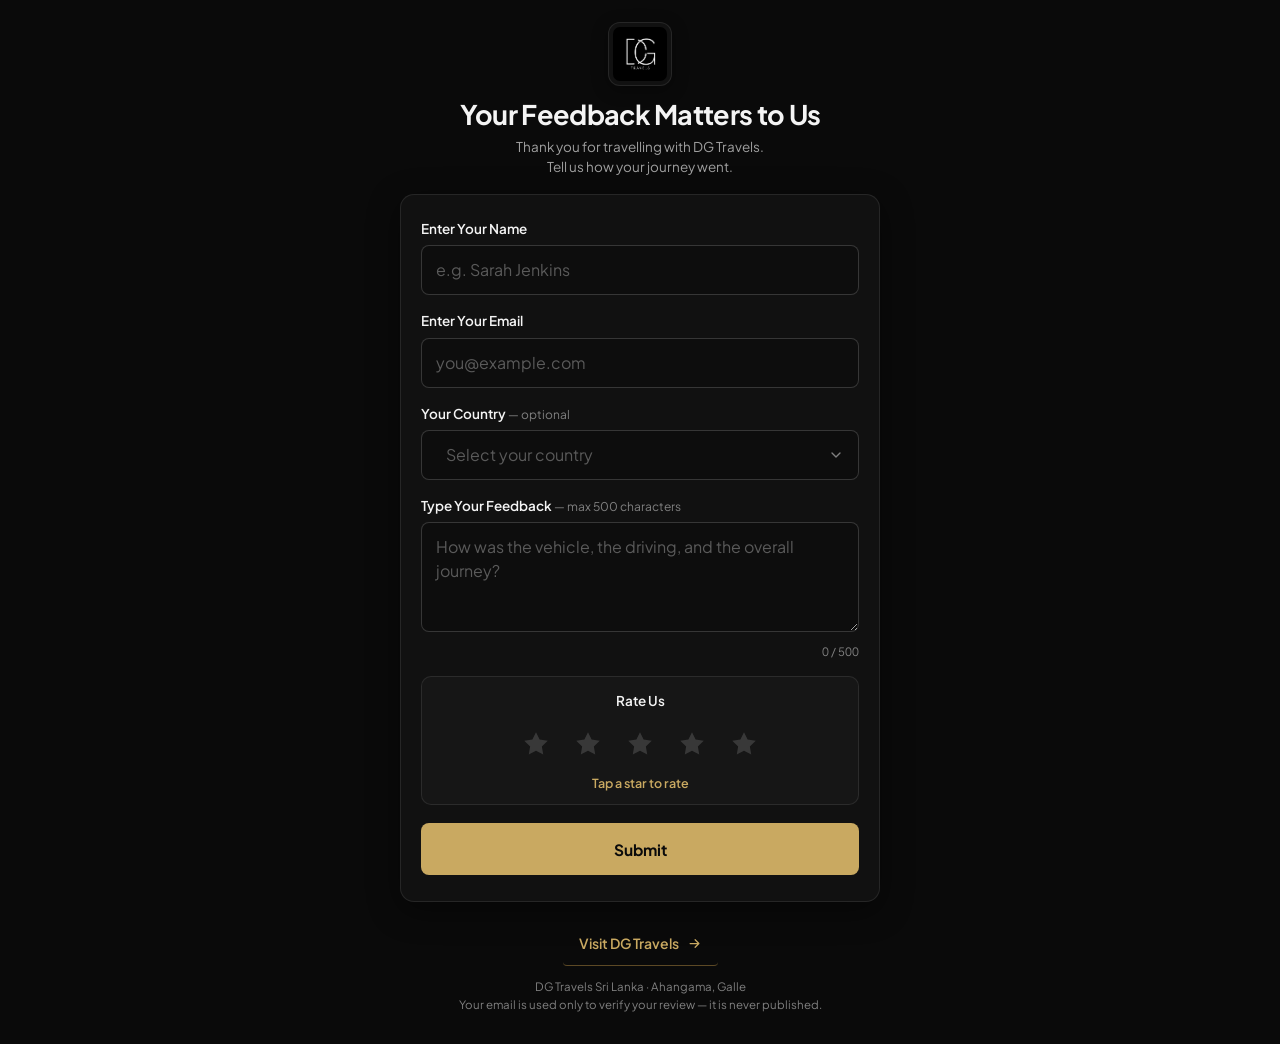
<file: feedback.html>
<!DOCTYPE html>
<html lang="en">
<head>
  <meta charset="UTF-8">
  <meta name="viewport" content="width=device-width, initial-scale=1.0, viewport-fit=cover">
  <meta name="theme-color" content="#0a0a0a">
  <meta name="robots" content="noindex">
  <title>Share Your Feedback | DG Travels Sri Lanka</title>
  <meta name="description" content="Tell Isum how your DG Travels ride or tour went. Takes less than a minute.">

  <link rel="icon" type="image/x-icon" href="favicon.ico">
  <link rel="apple-touch-icon" href="LOGO/DG - 1.png">

  <link rel="preconnect" href="https://fonts.googleapis.com">
  <link rel="preconnect" href="https://fonts.gstatic.com" crossorigin>
  <link href="https://fonts.googleapis.com/css2?family=Plus+Jakarta+Sans:wght@400;500;600;700&display=swap" rel="stylesheet">

  <style>
    :root {
      --bg: #0a0a0a;
      --surface: #111111;
      --surface-2: #161616;
      --field: #0d0d0d;
      --border: rgba(255, 255, 255, 0.17);
      --border-soft: rgba(255, 255, 255, 0.09);

      --text: #f4f4f4;
      --text-muted: #a0a0a0;
      --text-faint: #808080;

      --gold: #c9a961;
      --gold-light: #dcbe7c;
      --danger: #ff7b72;
      --success: #4ade80;

      --radius: 8px;
      --transition: all 0.18s cubic-bezier(0.4, 0, 0.2, 1);
    }

    * { box-sizing: border-box; margin: 0; padding: 0; }

    html {
      -webkit-text-size-adjust: 100%;
      -webkit-tap-highlight-color: transparent;
      overflow-x: hidden;
    }

    body {
      background: var(--bg);
      color: var(--text);
      font-family: 'Plus Jakarta Sans', -apple-system, BlinkMacSystemFont, 'Segoe UI', sans-serif;
      -webkit-font-smoothing: antialiased;
      line-height: 1.5;
      min-height: 100vh;
      min-height: 100dvh;
      overflow-x: hidden;
      display: flex;
      flex-direction: column;
      /* Notch and home-indicator clearance */
      padding: max(16px, env(safe-area-inset-top)) max(16px, env(safe-area-inset-right))
               max(24px, env(safe-area-inset-bottom)) max(16px, env(safe-area-inset-left));
    }

    a { color: inherit; text-decoration: none; -webkit-tap-highlight-color: transparent; }
    button { font-family: inherit; border: none; background: none; cursor: pointer; -webkit-tap-highlight-color: transparent; }
    img { display: block; max-width: 100%; }

    :focus-visible { outline: 2px solid var(--gold); outline-offset: 2px; border-radius: 4px; }

    /* ============ SHELL ============ */
    .shell {
      width: 100%;
      max-width: 480px;
      margin: 0 auto;
      flex: 1;
      display: flex;
      flex-direction: column;
    }

    /* ============ HEADER ============ */
    .head {
      text-align: center;
      padding: 6px 0 18px;
    }
    .logo {
      width: 64px;
      height: 64px;
      margin: 0 auto 12px;
      border-radius: 12px;
      border: 1px solid var(--border-soft);
      object-fit: contain;
      background: rgba(255, 255, 255, 0.03);
      padding: 4px;
      box-shadow: 0 4px 16px rgba(0, 0, 0, 0.35);
    }
    .head h1 {
      font-size: clamp(21px, 6vw, 27px);
      font-weight: 700;
      line-height: 1.22;
      letter-spacing: -0.025em;
      margin-bottom: 6px;
    }
    .head .tagline {
      margin-top: 4px;
      font-size: 13.5px;
      color: var(--text-muted);
      line-height: 1.45;
    }

    /* ============ CARD ============ */
    .card {
      background: var(--surface);
      border: 1px solid var(--border-soft);
      border-radius: 14px;
      padding: 24px 20px 26px;
      box-shadow: 0 8px 32px rgba(0, 0, 0, 0.45);
    }

    /* ============ FIELDS ============ */
    .field { margin-bottom: 16px; }

    .field label {
      display: block;
      font-size: 13.5px;
      font-weight: 600;
      color: var(--text);
      margin-bottom: 6px;
    }
    .field .hint {
      font-weight: 400;
      font-size: 12px;
      color: var(--text-faint);
    }

    input[type="text"],
    input[type="email"],
    textarea {
      width: 100%;
      background: var(--field);
      border: 1px solid var(--border);
      border-radius: var(--radius);
      padding: 12px 14px;
      color: var(--text);
      /* 16px keeps iOS Safari from zooming in on focus */
      font-size: 16px;
      font-family: inherit;
      line-height: 1.5;
      outline: none;
      transition: var(--transition);
      min-height: 50px;
      -webkit-appearance: none;
      appearance: none;
      touch-action: manipulation;
    }
    textarea {
      min-height: 110px;
      resize: vertical;
    }
    input::placeholder, textarea::placeholder { color: #5a5a5a; }

    input:focus, textarea:focus {
      border-color: var(--gold);
      background: #101010;
    }

    .field.invalid input,
    .field.invalid textarea { border-color: var(--danger); }

    .counter {
      display: flex;
      justify-content: flex-end;
      font-size: 11.5px;
      color: var(--text-faint);
      margin-top: 5px;
      font-variant-numeric: tabular-nums;
    }
    .counter.near { color: var(--gold); }
    .counter.over { color: var(--danger); }

    .error {
      display: none;
      font-size: 12px;
      color: var(--danger);
      margin-top: 5px;
    }
    .field.invalid .error { display: block; }

    /* ============ RATING ============ */
    .rating {
      text-align: center;
      background: var(--surface-2);
      border: 1px solid var(--border-soft);
      border-radius: 10px;
      padding: 14px 10px 12px;
      margin-bottom: 18px;
    }
    .rating > label {
      display: block;
      font-size: 13.5px;
      font-weight: 600;
      margin-bottom: 8px;
    }
    .stars {
      display: flex;
      justify-content: center;
      gap: 4px;
      touch-action: manipulation;
    }
    .star {
      /* Comfortably above the 44px touch-target floor */
      width: 48px;
      height: 48px;
      display: flex;
      align-items: center;
      justify-content: center;
      color: #383838;
      transition: transform 0.12s ease, color 0.15s ease;
      touch-action: manipulation;
      -webkit-tap-highlight-color: transparent;
      border-radius: 6px;
    }
    .star svg { width: 30px; height: 30px; fill: currentColor; pointer-events: none; }
    .star.on { color: var(--gold); }
    .star:active { transform: scale(0.9); }
    .rating.invalid { border-color: var(--danger); }

    .rating-caption {
      font-size: 12.5px;
      font-weight: 600;
      color: var(--gold);
      margin-top: 6px;
      min-height: 18px;
    }
    .rating .error { text-align: center; }
    .rating.invalid .error { display: block; }

    /* ============ SUBMIT ============ */
    .submit {
      width: 100%;
      min-height: 52px;
      border-radius: var(--radius);
      background: var(--gold);
      color: #0a0a0a;
      font-size: 15.5px;
      font-weight: 700;
      display: flex;
      align-items: center;
      justify-content: center;
      gap: 9px;
      transition: var(--transition);
      touch-action: manipulation;
      -webkit-tap-highlight-color: transparent;
    }
    .submit:hover { background: var(--gold-light); }
    .submit:active:not([disabled]) {
      background: var(--gold-light);
      transform: scale(0.985);
    }
    .submit[disabled] {
      opacity: 0.55;
      cursor: not-allowed;
    }
    .spinner {
      width: 18px;
      height: 18px;
      border: 2px solid rgba(0, 0, 0, 0.25);
      border-top-color: #0d0c09;
      border-radius: 50%;
      animation: spin 0.7s linear infinite;
      display: none;
    }
    .submit.loading .spinner { display: block; }
    @keyframes spin { to { transform: rotate(360deg); } }

    .form-error {
      display: none;
      margin-top: 14px;
      padding: 12px 14px;
      border-radius: var(--radius);
      background: rgba(255, 123, 114, 0.10);
      border: 1px solid rgba(255, 123, 114, 0.35);
      color: #ffb3ad;
      font-size: 13px;
      line-height: 1.5;
    }
    .form-error.show { display: block; }

    /* ============ SUCCESS ============ */
    .success {
      display: none;
      text-align: center;
      padding: 24px 12px 20px;
    }
    .success.show { display: block; }
    .success-icon {
      width: 62px;
      height: 62px;
      margin: 0 auto 16px;
      border-radius: 50%;
      background: rgba(74, 222, 128, 0.12);
      border: 2px solid var(--success);
      color: var(--success);
      display: flex;
      align-items: center;
      justify-content: center;
    }
    .success-icon svg { width: 28px; height: 28px; stroke: currentColor; fill: none; stroke-width: 3; }
    .success h2 {
      font-size: 22px;
      font-weight: 700;
      margin-bottom: 6px;
    }
    .success p {
      font-size: 13.5px;
      color: var(--text-muted);
      line-height: 1.55;
      margin-bottom: 20px;
    }
    .success .stars-recap {
      display: flex;
      justify-content: center;
      gap: 3px;
      color: var(--gold);
      margin-bottom: 14px;
    }
    .success .stars-recap svg { width: 22px; height: 22px; fill: currentColor; }

    .btn-ghost {
      display: inline-flex;
      align-items: center;
      justify-content: center;
      gap: 8px;
      min-height: 48px;
      width: 100%;
      padding: 12px 20px;
      border-radius: var(--radius);
      border: 1px solid var(--border);
      color: var(--text);
      font-size: 14.5px;
      font-weight: 600;
      transition: var(--transition);
      touch-action: manipulation;
    }
    .btn-ghost:active { border-color: var(--gold); color: var(--gold); transform: scale(0.985); }

    /* ============ FOOTER LINK ============ */
    .foot {
      text-align: center;
      padding: 20px 0 6px;
    }
    /* The success card carries its own "Visit DG Travels" button —
       hide the footer copy so the link is not shown twice. */
    .shell.done .foot { display: none; }
    .visit-link {
      display: inline-flex;
      align-items: center;
      gap: 8px;
      min-height: 44px;
      padding: 8px 16px;
      font-size: 14px;
      font-weight: 600;
      color: var(--gold);
      border-bottom: 1px solid rgba(215, 168, 78, 0.4);
      border-radius: 4px;
      touch-action: manipulation;
    }
    .visit-link svg { width: 15px; height: 15px; stroke: currentColor; fill: none; stroke-width: 2; }
    .visit-link:active { color: var(--gold-light); }

    .foot .legal {
      margin-top: 12px;
      font-size: 11.5px;
      color: var(--text-faint);
      line-height: 1.55;
      padding: 0 10px;
    }

    /* ============ COUNTRY DROPDOWN ============ */
    .country-wrapper { position: relative; }

    .country-trigger {
      width: 100%;
      min-height: 50px;
      background: var(--field);
      border: 1px solid var(--border);
      border-radius: var(--radius);
      padding: 0 14px;
      color: var(--text);
      font-size: 16px;
      font-family: inherit;
      display: flex;
      align-items: center;
      gap: 10px;
      cursor: pointer;
      transition: var(--transition);
      text-align: left;
      -webkit-appearance: none;
      appearance: none;
      touch-action: manipulation;
    }
    .country-trigger:focus,
    .country-trigger.open { border-color: var(--gold); background: #101010; }
    .field.invalid .country-trigger { border-color: var(--danger); }

    .country-trigger .ct-flag { font-size: 22px; line-height: 1; flex-shrink: 0; }
    .country-trigger .ct-name { flex: 1; overflow: hidden; text-overflow: ellipsis; white-space: nowrap; }
    .country-trigger .ct-placeholder { color: #5a5a5a; }
    .country-trigger .ct-chevron {
      width: 16px; height: 16px; flex-shrink: 0;
      stroke: var(--text-faint); fill: none; stroke-width: 2;
      transition: transform 0.18s ease;
    }
    .country-trigger.open .ct-chevron { transform: rotate(180deg); }

    .country-dropdown {
      display: none;
      position: absolute;
      top: calc(100% + 5px);
      left: 0; right: 0;
      background: #141414;
      border: 1px solid rgba(255, 255, 255, 0.2);
      border-radius: 10px;
      z-index: 1000;
      max-height: min(290px, 46vh);
      overflow: hidden;
      flex-direction: column;
      box-shadow: 0 12px 36px rgba(0, 0, 0, 0.8), 0 0 0 1px rgba(201, 169, 97, 0.18);
      -webkit-overflow-scrolling: touch;
    }
    .country-dropdown.open { display: flex; }

    .country-search-wrap {
      position: relative;
      padding: 8px 10px;
      border-bottom: 1px solid var(--border-soft);
      flex-shrink: 0;
      display: flex;
      align-items: center;
      background: #181818;
    }
    .country-search-wrap .search-icon {
      position: absolute;
      left: 18px;
      color: #666;
      pointer-events: none;
    }
    .country-search {
      width: 100%;
      background: var(--field);
      border: 1px solid var(--border);
      border-radius: 6px;
      padding: 9px 32px 9px 32px;
      color: var(--text);
      font-size: 16px !important; /* CRITICAL: 16px prevents iOS Safari auto-zoom */
      font-family: inherit;
      outline: none;
      -webkit-appearance: none;
      height: 40px;
    }
    .country-search:focus { border-color: var(--gold); }
    .country-search::placeholder { color: #5a5a5a; font-size: 14px; }
    .search-clear {
      position: absolute;
      right: 18px;
      width: 22px;
      height: 22px;
      background: rgba(255, 255, 255, 0.12);
      border-radius: 50%;
      color: #bbb;
      font-size: 15px;
      line-height: 1;
      display: none;
      align-items: center;
      justify-content: center;
      cursor: pointer;
      touch-action: manipulation;
    }

    .country-list {
      overflow-y: auto;
      flex: 1;
      overscroll-behavior: contain;
      -webkit-overflow-scrolling: touch;
    }
    .country-list::-webkit-scrollbar { width: 4px; }
    .country-list::-webkit-scrollbar-track { background: transparent; }
    .country-list::-webkit-scrollbar-thumb { background: #333; border-radius: 4px; }

    .country-group-label {
      padding: 8px 14px 4px;
      font-size: 10.5px;
      font-weight: 700;
      text-transform: uppercase;
      letter-spacing: 0.07em;
      color: var(--gold);
      background: rgba(201, 169, 97, 0.08);
      position: sticky;
      top: 0;
      z-index: 2;
    }

    .country-option {
      display: flex;
      align-items: center;
      gap: 10px;
      padding: 11px 14px;
      min-height: 44px;
      cursor: pointer;
      font-size: 14.5px;
      transition: background 0.12s;
      border-bottom: 1px solid rgba(255, 255, 255, 0.03);
      -webkit-tap-highlight-color: rgba(201, 169, 97, 0.15);
      touch-action: manipulation;
    }
    .country-option:last-child { border-bottom: none; }
    .country-option:hover,
    .country-option.focused { background: rgba(201, 169, 97, 0.12); }
    .country-option:active { background: rgba(201, 169, 97, 0.22); }
    .country-option.selected { background: rgba(201, 169, 97, 0.18); color: var(--gold-light); font-weight: 600; }
    .country-option .co-flag { font-size: 20px; line-height: 1; flex-shrink: 0; }
    .country-option .co-name { flex: 1; overflow: hidden; text-overflow: ellipsis; white-space: nowrap; }
    .country-no-results {
      padding: 18px 14px;
      font-size: 13px;
      color: var(--text-faint);
      text-align: center;
    }

    /* success country chip */
    .success-country {
      display: inline-flex;
      align-items: center;
      gap: 7px;
      background: rgba(201,169,97,0.1);
      border: 1px solid rgba(201,169,97,0.3);
      border-radius: 20px;
      padding: 5px 14px;
      font-size: 13px;
      font-weight: 600;
      color: var(--gold);
      margin-bottom: 14px;
    }
    .success-country .sc-flag { font-size: 18px; }

    /* ============ RESPONSIVE MEDIA QUERIES ============ */
    @media (max-width: 480px) {
      body {
        padding-left: max(12px, env(safe-area-inset-left));
        padding-right: max(12px, env(safe-area-inset-right));
      }
      .card {
        padding: 18px 14px 20px;
        border-radius: 12px;
      }
      .head {
        padding-bottom: 14px;
      }
      .logo {
        width: 58px;
        height: 58px;
        margin-bottom: 10px;
      }
      .head h1 {
        font-size: 22px;
      }
      .head .tagline {
        font-size: 12.5px;
      }
      .field {
        margin-bottom: 14px;
      }
      .field label {
        font-size: 13px;
        margin-bottom: 5px;
      }
      input[type="text"],
      input[type="email"],
      .country-trigger {
        min-height: 48px;
        padding: 10px 12px;
      }
      textarea {
        min-height: 100px;
        padding: 10px 12px;
      }
      .rating {
        padding: 12px 8px 10px;
        margin-bottom: 16px;
      }
      .stars {
        gap: 4px;
      }
      .star {
        width: 46px;
        height: 46px;
      }
      .star svg {
        width: 29px;
        height: 29px;
      }
      .submit {
        min-height: 50px;
        font-size: 15px;
      }
    }

    @media (max-width: 360px) {
      body {
        padding-left: max(8px, env(safe-area-inset-left));
        padding-right: max(8px, env(safe-area-inset-right));
      }
      .card {
        padding: 16px 10px 18px;
        border-radius: 10px;
      }
      .logo {
        width: 50px;
        height: 50px;
      }
      .head h1 {
        font-size: 20px;
      }
      .stars {
        gap: 2px;
      }
      .star {
        width: 40px;
        height: 40px;
      }
      .star svg {
        width: 25px;
        height: 25px;
      }
    }

    /* ============ LANDSCAPE ============ */
    @media (max-height: 460px) and (orientation: landscape) {
      .head { padding-bottom: 10px; }
      .logo { width: 46px; height: 46px; margin-bottom: 6px; }
      .head h1 { font-size: 19px; margin-bottom: 4px; }
      .head .tagline { display: none; }
    }

    @media (prefers-reduced-motion: reduce) {
      *, *::before, *::after {
        animation-duration: 0.01ms !important;
        animation-iteration-count: 1 !important;
        transition-duration: 0.01ms !important;
      }
    }

  </style>
</head>
<body>

  <main class="shell">

    <!-- ================= HEADER ================= -->
    <header class="head">
      <img src="LOGO/DG - 1.png" alt="DG Travels" class="logo" width="64" height="64">
      <h1>Your Feedback Matters to Us</h1>
      <p class="tagline">Thank you for travelling with DG Travels.<br>Tell us how your journey went.</p>
    </header>

    <!-- ================= FORM ================= -->
    <div class="card">
      <form id="feedbackForm" novalidate>

        <div class="field" id="fieldName">
          <label for="name">Enter Your Name</label>
          <input type="text" id="name" name="name" maxlength="80"
                 placeholder="e.g. Sarah Jenkins"
                 autocomplete="name" autocapitalize="words" required>
          <p class="error" id="errName">Please enter your name.</p>
        </div>

        <div class="field" id="fieldEmail">
          <label for="email">Enter Your Email</label>
          <input type="email" id="email" name="email" maxlength="160"
                 placeholder="you@example.com"
                 autocomplete="email" autocapitalize="none" autocorrect="off"
                 inputmode="email" spellcheck="false" required>
          <p class="error" id="errEmail">Please enter a valid email address.</p>
        </div>

        <div class="field" id="fieldCountry">
          <label for="countryTrigger">Your Country <span class="hint">— optional</span></label>
          <div class="country-wrapper" id="countryWrapper">
            <button type="button" class="country-trigger" id="countryTrigger"
                    aria-haspopup="listbox" aria-expanded="false" aria-label="Select your country">
              <span class="ct-flag" id="ctFlag" aria-hidden="true"></span>
              <span class="ct-name ct-placeholder" id="ctName">Select your country</span>
              <svg class="ct-chevron" viewBox="0 0 24 24" aria-hidden="true">
                <path d="M6 9l6 6 6-6" stroke-linecap="round" stroke-linejoin="round"/>
              </svg>
            </button>
            <div class="country-dropdown" id="countryDropdown" role="listbox" aria-label="Countries">
              <div class="country-search-wrap">
                <svg class="search-icon" viewBox="0 0 24 24" width="15" height="15" fill="none" stroke="currentColor" stroke-width="2" aria-hidden="true">
                  <circle cx="11" cy="11" r="7"></circle>
                  <line x1="21" y1="21" x2="16.65" y2="16.65"></line>
                </svg>
                <input type="text" class="country-search" id="countrySearch"
                       placeholder="Search country…" autocomplete="off" autocorrect="off" autocapitalize="none" spellcheck="false" aria-label="Search countries">
                <button type="button" class="search-clear" id="searchClear" aria-label="Clear search" style="display:none">&times;</button>
              </div>
              <div class="country-list" id="countryList"></div>
            </div>
          </div>
        </div>

        <div class="field" id="fieldMessage">
          <label for="message">
            Type Your Feedback
            <span class="hint">— max 500 characters</span>
          </label>
          <textarea id="message" name="message" maxlength="500"
                    placeholder="How was the vehicle, the driving, and the overall journey?"
                    required></textarea>
          <div class="counter" id="counter" aria-live="polite">0 / 500</div>
          <p class="error" id="errMessage">Please write your feedback.</p>
        </div>

        <!-- Honeypot: hidden from people, tempting to bots -->
        <div style="position:absolute;left:-9999px" aria-hidden="true">
          <label for="website">Website</label>
          <input type="text" id="website" name="website" tabindex="-1" autocomplete="off">
        </div>

        <div class="rating" id="fieldRating">
          <label id="ratingLabel">Rate Us</label>
          <div class="stars" id="stars" role="radiogroup" aria-labelledby="ratingLabel"></div>
          <div class="rating-caption" id="ratingCaption">Tap a star to rate</div>
          <p class="error" id="errRating">Please select a star rating.</p>
        </div>

        <button type="submit" class="submit" id="submitBtn">
          <span class="spinner" aria-hidden="true"></span>
          <span id="submitLabel">Submit</span>
        </button>

        <div class="form-error" id="formError" role="alert"></div>
      </form>

      <!-- ================= SUCCESS STATE ================= -->
      <div class="success" id="success" role="status">
        <div class="success-icon">
          <svg viewBox="0 0 24 24" aria-hidden="true"><polyline points="4 12.5 9.5 18 20 6.5" stroke-linecap="round" stroke-linejoin="round"/></svg>
        </div>
        <div class="stars-recap" id="starsRecap" aria-hidden="true"></div>
        <div class="success-country" id="successCountry" style="display:none">
          <span class="sc-flag" id="successCountryFlag"></span>
          <span id="successCountryName"></span>
        </div>
        <h2>Thank you!</h2>
        <p id="successText">Your feedback has been sent to Isum and is now live on the DG&nbsp;Travels website.</p>
        <a class="btn-ghost" href="index.html">Visit DG Travels</a>
      </div>
    </div>

    <!-- ================= FOOTER ================= -->
    <footer class="foot">
      <a class="visit-link" href="index.html">
        Visit DG Travels
        <svg viewBox="0 0 24 24" aria-hidden="true">
          <path d="M5 12h13M13 6l6 6-6 6" stroke-linecap="round" stroke-linejoin="round"/>
        </svg>
      </a>
      <p class="legal">
        DG Travels Sri Lanka · Ahangama, Galle<br>
        Your email is used only to verify your review — it is never published.
      </p>
    </footer>

  </main>

  <script>
    (function () {
      'use strict';

      var MAX = 500;
      var CAPTIONS = ['', 'Poor', 'Fair', 'Good', 'Very Good', 'Excellent'];
      var STAR_PATH = 'M12 2.6l2.9 5.88 6.49.95-4.7 4.58 1.11 6.46L12 17.42 6.2 20.47l1.11-6.46-4.7-4.58 6.49-.95z';

      // ---- Country data (flag emoji + name) ----
      var COUNTRIES = [
        {f:'🇦🇫',n:'Afghanistan'},{f:'🇦🇱',n:'Albania'},{f:'🇩🇿',n:'Algeria'},
        {f:'🇦🇩',n:'Andorra'},{f:'🇦🇴',n:'Angola'},{f:'🇦🇬',n:'Antigua & Barbuda'},
        {f:'🇦🇷',n:'Argentina'},{f:'🇦🇲',n:'Armenia'},{f:'🇦🇺',n:'Australia'},
        {f:'🇦🇹',n:'Austria'},{f:'🇦🇿',n:'Azerbaijan'},{f:'🇧🇸',n:'Bahamas'},
        {f:'🇧🇭',n:'Bahrain'},{f:'🇧🇩',n:'Bangladesh'},{f:'🇧🇧',n:'Barbados'},
        {f:'🇧🇾',n:'Belarus'},{f:'🇧🇪',n:'Belgium'},{f:'🇧🇿',n:'Belize'},
        {f:'🇧🇯',n:'Benin'},{f:'🇧🇹',n:'Bhutan'},{f:'🇧🇴',n:'Bolivia'},
        {f:'🇧🇦',n:'Bosnia & Herzegovina'},{f:'🇧🇼',n:'Botswana'},{f:'🇧🇷',n:'Brazil'},
        {f:'🇧🇳',n:'Brunei'},{f:'🇧🇬',n:'Bulgaria'},{f:'🇧🇫',n:'Burkina Faso'},
        {f:'🇧🇮',n:'Burundi'},{f:'🇨🇻',n:'Cabo Verde'},{f:'🇰🇭',n:'Cambodia'},
        {f:'🇨🇲',n:'Cameroon'},{f:'🇨🇦',n:'Canada'},{f:'🇨🇫',n:'Central African Republic'},
        {f:'🇹🇩',n:'Chad'},{f:'🇨🇱',n:'Chile'},{f:'🇨🇳',n:'China'},
        {f:'🇨🇴',n:'Colombia'},{f:'🇰🇲',n:'Comoros'},{f:'🇨🇩',n:'Congo (DRC)'},
        {f:'🇨🇬',n:'Congo (Republic)'},{f:'🇨🇷',n:'Costa Rica'},{f:'🇭🇷',n:'Croatia'},
        {f:'🇨🇺',n:'Cuba'},{f:'🇨🇾',n:'Cyprus'},{f:'🇨🇿',n:'Czech Republic'},
        {f:'🇩🇰',n:'Denmark'},{f:'🇩🇯',n:'Djibouti'},{f:'🇩🇲',n:'Dominica'},
        {f:'🇩🇴',n:'Dominican Republic'},{f:'🇪🇨',n:'Ecuador'},{f:'🇪🇬',n:'Egypt'},
        {f:'🇸🇻',n:'El Salvador'},{f:'🇬🇶',n:'Equatorial Guinea'},{f:'🇪🇷',n:'Eritrea'},
        {f:'🇪🇪',n:'Estonia'},{f:'🇸🇿',n:'Eswatini'},{f:'🇪🇹',n:'Ethiopia'},
        {f:'🇫🇯',n:'Fiji'},{f:'🇫🇮',n:'Finland'},{f:'🇫🇷',n:'France'},
        {f:'🇬🇦',n:'Gabon'},{f:'🇬🇲',n:'Gambia'},{f:'🇬🇪',n:'Georgia'},
        {f:'🇩🇪',n:'Germany'},{f:'🇬🇭',n:'Ghana'},{f:'🇬🇷',n:'Greece'},
        {f:'🇬🇩',n:'Grenada'},{f:'🇬🇹',n:'Guatemala'},{f:'🇬🇳',n:'Guinea'},
        {f:'🇬🇼',n:'Guinea-Bissau'},{f:'🇬🇾',n:'Guyana'},{f:'🇭🇹',n:'Haiti'},
        {f:'🇭🇳',n:'Honduras'},{f:'🇭🇺',n:'Hungary'},{f:'🇮🇸',n:'Iceland'},
        {f:'🇮🇳',n:'India'},{f:'🇮🇩',n:'Indonesia'},{f:'🇮🇷',n:'Iran'},
        {f:'🇮🇶',n:'Iraq'},{f:'🇮🇪',n:'Ireland'},{f:'🇮🇱',n:'Israel'},
        {f:'🇮🇹',n:'Italy'},{f:'🇯🇲',n:'Jamaica'},{f:'🇯🇵',n:'Japan'},
        {f:'🇯🇴',n:'Jordan'},{f:'🇰🇿',n:'Kazakhstan'},{f:'🇰🇪',n:'Kenya'},
        {f:'🇰🇮',n:'Kiribati'},{f:'🇰🇼',n:'Kuwait'},{f:'🇰🇬',n:'Kyrgyzstan'},
        {f:'🇱🇦',n:'Laos'},{f:'🇱🇻',n:'Latvia'},{f:'🇱🇧',n:'Lebanon'},
        {f:'🇱🇸',n:'Lesotho'},{f:'🇱🇷',n:'Liberia'},{f:'🇱🇾',n:'Libya'},
        {f:'🇱🇮',n:'Liechtenstein'},{f:'🇱🇹',n:'Lithuania'},{f:'🇱🇺',n:'Luxembourg'},
        {f:'🇲🇬',n:'Madagascar'},{f:'🇲🇼',n:'Malawi'},{f:'🇲🇾',n:'Malaysia'},
        {f:'🇲🇻',n:'Maldives'},{f:'🇲🇱',n:'Mali'},{f:'🇲🇹',n:'Malta'},
        {f:'🇲🇭',n:'Marshall Islands'},{f:'🇲🇷',n:'Mauritania'},{f:'🇲🇺',n:'Mauritius'},
        {f:'🇲🇽',n:'Mexico'},{f:'🇫🇲',n:'Micronesia'},{f:'🇲🇩',n:'Moldova'},
        {f:'🇲🇨',n:'Monaco'},{f:'🇲🇳',n:'Mongolia'},{f:'🇲🇪',n:'Montenegro'},
        {f:'🇲🇦',n:'Morocco'},{f:'🇲🇿',n:'Mozambique'},{f:'🇲🇲',n:'Myanmar'},
        {f:'🇳🇦',n:'Namibia'},{f:'🇳🇷',n:'Nauru'},{f:'🇳🇵',n:'Nepal'},
        {f:'🇳🇱',n:'Netherlands'},{f:'🇳🇿',n:'New Zealand'},{f:'🇳🇮',n:'Nicaragua'},
        {f:'🇳🇪',n:'Niger'},{f:'🇳🇬',n:'Nigeria'},{f:'🇲🇰',n:'North Macedonia'},
        {f:'🇳🇴',n:'Norway'},{f:'🇴🇲',n:'Oman'},{f:'🇵🇰',n:'Pakistan'},
        {f:'🇵🇼',n:'Palau'},{f:'🇵🇦',n:'Panama'},{f:'🇵🇬',n:'Papua New Guinea'},
        {f:'🇵🇾',n:'Paraguay'},{f:'🇵🇪',n:'Peru'},{f:'🇵🇭',n:'Philippines'},
        {f:'🇵🇱',n:'Poland'},{f:'🇵🇹',n:'Portugal'},{f:'🇶🇦',n:'Qatar'},
        {f:'🇷🇴',n:'Romania'},{f:'🇷🇺',n:'Russia'},{f:'🇷🇼',n:'Rwanda'},
        {f:'🇰🇳',n:'Saint Kitts & Nevis'},{f:'🇱🇨',n:'Saint Lucia'},{f:'🇻🇨',n:'Saint Vincent & the Grenadines'},
        {f:'🇼🇸',n:'Samoa'},{f:'🇸🇲',n:'San Marino'},{f:'🇸🇹',n:'Sao Tome & Principe'},
        {f:'🇸🇦',n:'Saudi Arabia'},{f:'🇸🇳',n:'Senegal'},{f:'🇷🇸',n:'Serbia'},
        {f:'🇸🇨',n:'Seychelles'},{f:'🇸🇱',n:'Sierra Leone'},{f:'🇸🇬',n:'Singapore'},
        {f:'🇸🇰',n:'Slovakia'},{f:'🇸🇮',n:'Slovenia'},{f:'🇸🇧',n:'Solomon Islands'},
        {f:'🇸🇴',n:'Somalia'},{f:'🇿🇦',n:'South Africa'},{f:'🇸🇸',n:'South Sudan'},
        {f:'🇪🇸',n:'Spain'},{f:'🇱🇰',n:'Sri Lanka'},{f:'🇸🇩',n:'Sudan'},
        {f:'🇸🇷',n:'Suriname'},{f:'🇸🇪',n:'Sweden'},{f:'🇨🇭',n:'Switzerland'},
        {f:'🇸🇾',n:'Syria'},{f:'🇹🇼',n:'Taiwan'},{f:'🇹🇯',n:'Tajikistan'},
        {f:'🇹🇿',n:'Tanzania'},{f:'🇹🇭',n:'Thailand'},{f:'🇹🇱',n:'Timor-Leste'},
        {f:'🇹🇬',n:'Togo'},{f:'🇹🇴',n:'Tonga'},{f:'🇹🇹',n:'Trinidad & Tobago'},
        {f:'🇹🇳',n:'Tunisia'},{f:'🇹🇷',n:'Turkey'},{f:'🇹🇲',n:'Turkmenistan'},
        {f:'🇹🇻',n:'Tuvalu'},{f:'🇺🇬',n:'Uganda'},{f:'🇺🇦',n:'Ukraine'},
        {f:'🇦🇪',n:'United Arab Emirates'},{f:'🇬🇧',n:'United Kingdom'},
        {f:'🇺🇸',n:'United States'},{f:'🇺🇾',n:'Uruguay'},{f:'🇺🇿',n:'Uzbekistan'},
        {f:'🇻🇺',n:'Vanuatu'},{f:'🇻🇪',n:'Venezuela'},{f:'🇻🇳',n:'Vietnam'},
        {f:'🇾🇪',n:'Yemen'},{f:'🇿🇲',n:'Zambia'},{f:'🇿🇼',n:'Zimbabwe'}
      ];

      var form = document.getElementById('feedbackForm');
      var success = document.getElementById('success');
      var submitBtn = document.getElementById('submitBtn');
      var submitLabel = document.getElementById('submitLabel');
      var formError = document.getElementById('formError');
      var counter = document.getElementById('counter');
      var message = document.getElementById('message');
      var starsBox = document.getElementById('stars');
      var caption = document.getElementById('ratingCaption');
      var rating = 0;
      var selectedCountry = null;

      function starSvg() {
        return '<svg viewBox="0 0 24 24" aria-hidden="true"><path d="' + STAR_PATH + '"/></svg>';
      }

      // ---------- Star rating ----------
      for (var i = 1; i <= 5; i++) {
        var b = document.createElement('button');
        b.type = 'button';
        b.className = 'star';
        b.dataset.value = String(i);
        b.setAttribute('role', 'radio');
        b.setAttribute('aria-checked', 'false');
        b.setAttribute('aria-label', i + (i === 1 ? ' star' : ' stars'));
        b.innerHTML = starSvg();
        starsBox.appendChild(b);
      }
      var starEls = starsBox.querySelectorAll('.star');

      function paint(value) {
        for (var i = 0; i < starEls.length; i++) {
          var on = i < value;
          starEls[i].classList.toggle('on', on);
          starEls[i].setAttribute('aria-checked', String(i + 1 === value));
        }
      }

      starsBox.addEventListener('click', function (e) {
        var btn = e.target.closest('.star');
        if (!btn) return;
        rating = Number(btn.dataset.value);
        paint(rating);
        caption.textContent = CAPTIONS[rating];
        document.getElementById('fieldRating').classList.remove('invalid');
      });

      // ---------- Country dropdown ----------
      var POPULAR_COUNTRIES = [
        {f:'🇱🇰',n:'Sri Lanka'},
        {f:'🇬🇧',n:'United Kingdom'},
        {f:'🇩🇪',n:'Germany'},
        {f:'🇦🇺',n:'Australia'},
        {f:'🇫🇷',n:'France'},
        {f:'🇮🇳',n:'India'},
        {f:'🇺🇸',n:'United States'},
        {f:'🇷🇺',n:'Russia'},
        {f:'🇳🇱',n:'Netherlands'},
        {f:'🇨🇦',n:'Canada'},
        {f:'🇮🇹',n:'Italy'},
        {f:'🇨🇭',n:'Switzerland'}
      ];

      var ctTrigger   = document.getElementById('countryTrigger');
      var ctDropdown  = document.getElementById('countryDropdown');
      var ctSearch    = document.getElementById('countrySearch');
      var ctList      = document.getElementById('countryList');
      var ctFlag      = document.getElementById('ctFlag');
      var ctName      = document.getElementById('ctName');
      var searchClear = document.getElementById('searchClear');

      function makeCountryOption(c) {
        var opt = document.createElement('div');
        opt.className = 'country-option' + (selectedCountry && selectedCountry.n === c.n ? ' selected' : '');
        opt.setAttribute('role', 'option');
        opt.setAttribute('aria-selected', selectedCountry && selectedCountry.n === c.n ? 'true' : 'false');
        opt.innerHTML = '<span class="co-flag">' + c.f + '</span><span class="co-name">' + c.n + '</span>';
        opt.addEventListener('mousedown', function(e) { e.preventDefault(); });
        opt.addEventListener('click', function() { selectCountry(c); });
        return opt;
      }

      function renderCountryList(query) {
        var q = (query || '').toLowerCase().trim();
        ctList.innerHTML = '';

        if (!q) {
          var popHeader = document.createElement('div');
          popHeader.className = 'country-group-label';
          popHeader.textContent = 'Popular';
          ctList.appendChild(popHeader);

          POPULAR_COUNTRIES.forEach(function(c) {
            ctList.appendChild(makeCountryOption(c));
          });

          var allHeader = document.createElement('div');
          allHeader.className = 'country-group-label';
          allHeader.textContent = 'All Countries (A–Z)';
          ctList.appendChild(allHeader);

          COUNTRIES.forEach(function(c) {
            ctList.appendChild(makeCountryOption(c));
          });
          return;
        }

        var filtered = COUNTRIES.filter(function(c){ return c.n.toLowerCase().indexOf(q) !== -1; });
        if (!filtered.length) {
          ctList.innerHTML = '<div class="country-no-results">No countries found</div>';
          return;
        }
        filtered.forEach(function(c) {
          ctList.appendChild(makeCountryOption(c));
        });
      }

      function openDropdown() {
        ctDropdown.classList.add('open');
        ctTrigger.classList.add('open');
        ctTrigger.setAttribute('aria-expanded', 'true');
        ctSearch.value = '';
        if (searchClear) searchClear.style.display = 'none';
        renderCountryList('');

        // Smoothly ensure dropdown is visible in viewport on mobile
        setTimeout(function() {
          var rect = ctDropdown.getBoundingClientRect();
          if (rect.bottom > window.innerHeight - 10) {
            ctDropdown.scrollIntoView({ behavior: 'smooth', block: 'nearest' });
          }
        }, 50);

        // On desktop focus search; on mobile touch avoid abrupt keyboard covering the options
        var isTouch = ('ontouchstart' in window) || (navigator.maxTouchPoints > 0);
        if (!isTouch) {
          setTimeout(function(){ ctSearch.focus(); }, 80);
        }
        if (selectedCountry) {
          var sel = ctList.querySelector('.selected');
          if (sel) sel.scrollIntoView({ block: 'nearest' });
        }
      }

      function closeDropdown() {
        ctDropdown.classList.remove('open');
        ctTrigger.classList.remove('open');
        ctTrigger.setAttribute('aria-expanded', 'false');
      }

      function selectCountry(c) {
        selectedCountry = c;
        ctFlag.textContent = c.f;
        ctName.textContent = c.n;
        ctName.classList.remove('ct-placeholder');
        closeDropdown();
        ctTrigger.focus();
      }

      ctTrigger.addEventListener('click', function() {
        ctDropdown.classList.contains('open') ? closeDropdown() : openDropdown();
      });

      ctSearch.addEventListener('input', function() {
        if (searchClear) searchClear.style.display = ctSearch.value ? 'flex' : 'none';
        renderCountryList(ctSearch.value);
      });

      if (searchClear) {
        searchClear.addEventListener('click', function(e) {
          e.preventDefault();
          e.stopPropagation();
          ctSearch.value = '';
          searchClear.style.display = 'none';
          renderCountryList('');
          ctSearch.focus();
        });
      }

      document.addEventListener('click', function(e) {
        if (!document.getElementById('countryWrapper').contains(e.target)) {
          closeDropdown();
        }
      });

      ctTrigger.addEventListener('keydown', function(e) {
        if (e.key === 'Enter' || e.key === ' ') { e.preventDefault(); openDropdown(); }
        if (e.key === 'Escape') closeDropdown();
      });

      ctSearch.addEventListener('keydown', function(e) {
        if (e.key === 'Escape') { closeDropdown(); ctTrigger.focus(); }
      });

      renderCountryList('');

      // ---------- Character counter ----------
      function updateCounter() {
        var len = message.value.length;
        counter.textContent = len + ' / ' + MAX;
        counter.className = 'counter' + (len >= MAX ? ' over' : len >= MAX - 50 ? ' near' : '');
      }
      message.addEventListener('input', updateCounter);
      updateCounter();

      // ---------- Validation ----------
      function setInvalid(id, isInvalid, text) {
        var field = document.getElementById(id);
        field.classList.toggle('invalid', isInvalid);
        if (text) {
          var err = field.querySelector('.error');
          if (err) err.textContent = text;
        }
      }

      // Clear a field's error as soon as the passenger starts fixing it
      ['name', 'email', 'message'].forEach(function (id) {
        document.getElementById(id).addEventListener('input', function () {
          var map = { name: 'fieldName', email: 'fieldEmail', message: 'fieldMessage' };
          document.getElementById(map[id]).classList.remove('invalid');
        });
      });

      function validate() {
        var name = document.getElementById('name').value.trim();
        var email = document.getElementById('email').value.trim();
        var text = message.value.trim();
        var ok = true;
        var firstBad = null;

        if (!name) { setInvalid('fieldName', true, 'Please enter your name.'); ok = false; firstBad = firstBad || 'name'; }
        else setInvalid('fieldName', false);

        if (!/^[^\s@]+@[^\s@]+\.[^\s@]{2,}$/.test(email)) {
          setInvalid('fieldEmail', true, 'Please enter a valid email address.'); ok = false; firstBad = firstBad || 'email';
        } else setInvalid('fieldEmail', false);

        if (!text) { setInvalid('fieldMessage', true, 'Please write your feedback.'); ok = false; firstBad = firstBad || 'message'; }
        else if (text.length > MAX) { setInvalid('fieldMessage', true, 'Please keep your feedback under ' + MAX + ' characters.'); ok = false; firstBad = firstBad || 'message'; }
        else setInvalid('fieldMessage', false);

        if (!rating) { setInvalid('fieldRating', true); ok = false; firstBad = firstBad || 'stars'; }
        else setInvalid('fieldRating', false);

        if (firstBad) {
          var el = document.getElementById(firstBad === 'stars' ? 'fieldRating' : firstBad);
          el.scrollIntoView({ behavior: 'smooth', block: 'center' });
          if (firstBad !== 'stars' && el.focus) el.focus({ preventScroll: true });
        }
        return { ok: ok, name: name, email: email, message: text };
      }

      // ---------- Submit ----------
      function setLoading(on) {
        submitBtn.disabled = on;
        submitBtn.classList.toggle('loading', on);
        submitLabel.textContent = on ? 'Sending…' : 'Submit';
      }

      function showFormError(text) {
        formError.textContent = text;
        formError.classList.add('show');
        formError.scrollIntoView({ behavior: 'smooth', block: 'center' });
      }

      form.addEventListener('submit', function (e) {
        e.preventDefault();
        formError.classList.remove('show');

        var data = validate();
        if (!data.ok) return;

        setLoading(true);

        fetch('/api/feedback', {
          method: 'POST',
          headers: { 'Content-Type': 'application/json' },
          body: JSON.stringify({
            name: data.name,
            email: data.email,
            message: data.message,
            rating: rating,
            country: selectedCountry ? selectedCountry.n : '',
            website: document.getElementById('website').value
          })
        })
          .then(function (res) {
            return res.json().catch(function () { return {}; }).then(function (body) {
              return { ok: res.ok, body: body };
            });
          })
          .then(function (r) {
            if (!r.ok) {
              // Surface per-field errors the server caught
              if (r.body && r.body.fields) {
                var map = { name: 'fieldName', email: 'fieldEmail', message: 'fieldMessage', rating: 'fieldRating' };
                Object.keys(r.body.fields).forEach(function (k) {
                  if (map[k]) setInvalid(map[k], true, r.body.fields[k]);
                });
              }
              throw new Error((r.body && r.body.error) || 'Something went wrong. Please try again.');
            }

            // Success
            var recap = '';
            for (var i = 0; i < rating; i++) recap += starSvg();
            document.getElementById('starsRecap').innerHTML = recap;
            // Show country chip if a country was selected
            if (selectedCountry) {
              document.getElementById('successCountryFlag').textContent = selectedCountry.f;
              document.getElementById('successCountryName').textContent = selectedCountry.n;
              document.getElementById('successCountry').style.display = 'inline-flex';
            }
            form.style.display = 'none';
            success.classList.add('show');
            document.querySelector('.shell').classList.add('done');
            window.scrollTo({ top: 0, behavior: 'smooth' });
          })
          .catch(function (err) {
            setLoading(false);
            var offline = (typeof navigator !== 'undefined' && navigator.onLine === false);
            showFormError(offline
              ? 'You appear to be offline. Please reconnect and try again.'
              : err.message);
          });
      });
    })();
  </script>
</body>
</html>
</file>
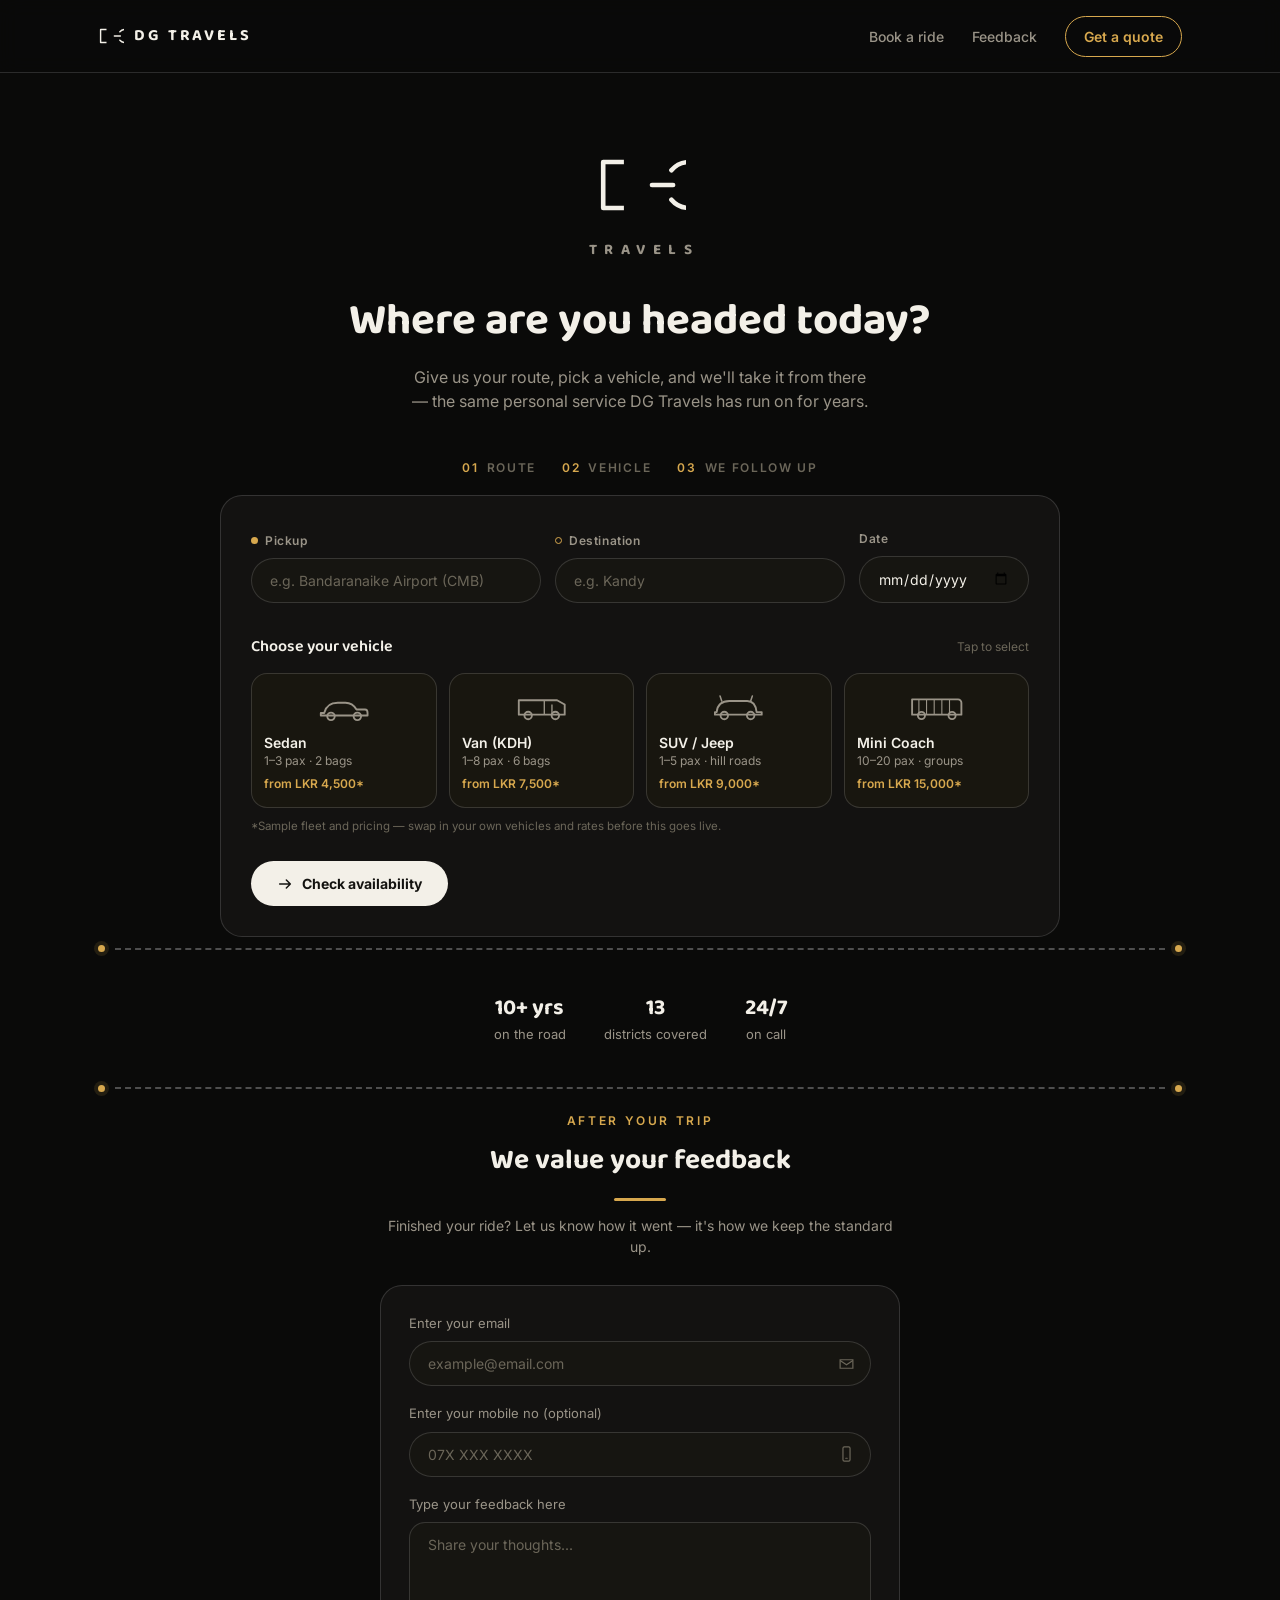
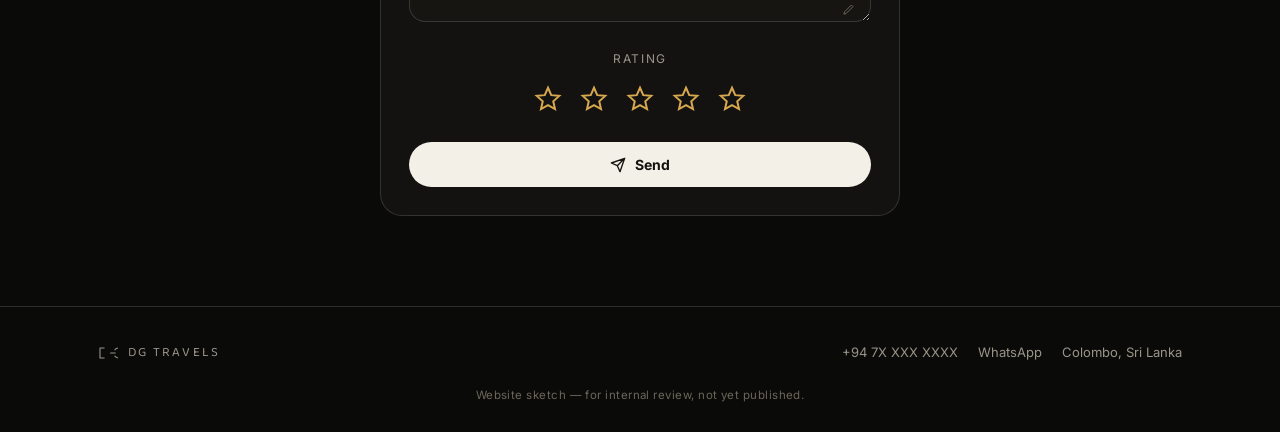
<file: RESOURCES/dg-travels-website-sketch.html>
<!DOCTYPE html>
<html lang="en">
<head>
<meta charset="UTF-8">
<meta name="viewport" content="width=device-width, initial-scale=1.0">
<title>DG Travels — Private Transport, Island-Wide</title>
<link rel="preconnect" href="https://fonts.googleapis.com">
<link rel="preconnect" href="https://fonts.gstatic.com" crossorigin>
<link href="https://fonts.googleapis.com/css2?family=Baloo+2:wght@500;600;700;800&family=Inter:wght@400;500;600;700&display=swap" rel="stylesheet">
<style>
  :root{
    --bg:#0a0a09;
    --surface:#131211;
    --surface-2:#18160f;
    --field:#161511;
    --border:rgba(255,255,255,0.14);
    --border-strong:rgba(255,255,255,0.28);
    --text:#f3f0e8;
    --text-muted:#9a9488;
    --text-faint:#6b6659;
    --gold:#d7a84e;
    --gold-bright:#e8bb63;
    --gold-deep:#a97f36;
    --gold-wash:rgba(215,168,78,0.12);
    --radius-lg:22px;
    --radius-md:16px;
    --radius-sm:10px;
    --maxw:1140px;
  }

  *{box-sizing:border-box;}
  html{scroll-behavior:smooth;}
  body{
    margin:0;
    background:var(--bg);
    color:var(--text);
    font-family:'Inter',sans-serif;
    -webkit-font-smoothing:antialiased;
    line-height:1.5;
  }
  h1,h2,h3{
    font-family:'Baloo 2',sans-serif;
    margin:0;
    color:var(--text);
  }
  p{margin:0;}
  img,svg{display:block;max-width:100%;}
  a{color:inherit;}
  button{font-family:inherit;cursor:pointer;}

  .eyebrow{
    font-size:12px;
    font-weight:600;
    letter-spacing:0.22em;
    text-transform:uppercase;
    color:var(--gold);
  }

  .wrap{
    max-width:var(--maxw);
    margin:0 auto;
    padding:0 28px;
  }

  /* ---------- route-dash divider (signature motif) ---------- */
  .route-divider{
    display:flex;
    align-items:center;
    gap:10px;
    max-width:var(--maxw);
    margin:0 auto;
    padding:0 28px;
  }
  .route-divider .pin{
    width:7px;height:7px;border-radius:50%;
    background:var(--gold);
    flex:none;
    box-shadow:0 0 0 4px var(--gold-wash);
  }
  .route-divider .dash{
    flex:1;
    height:0;
    border-top:2px dashed var(--border-strong);
  }

  /* ---------- nav ---------- */
  .nav{
    position:sticky;
    top:0;
    z-index:50;
    background:rgba(10,10,9,0.78);
    backdrop-filter:blur(10px);
    border-bottom:1px solid var(--border);
  }
  .nav .wrap{
    display:flex;
    align-items:center;
    justify-content:space-between;
    height:72px;
  }
  .nav-mark{
    display:flex;
    align-items:center;
    gap:10px;
  }
  .nav-mark svg{width:26px;height:20px;}
  .nav-word{
    font-family:'Baloo 2',sans-serif;
    font-weight:700;
    font-size:16px;
    letter-spacing:0.18em;
  }
  .nav-links{
    display:flex;
    align-items:center;
    gap:28px;
    font-size:14px;
    font-weight:500;
  }
  .nav-links a{
    text-decoration:none;
    color:var(--text-muted);
    transition:color .15s ease;
  }
  .nav-links a:hover{color:var(--text);}
  .nav-cta{
    border:1px solid var(--gold);
    color:var(--gold) !important;
    padding:9px 18px;
    border-radius:999px;
    font-weight:600;
  }
  .nav-cta:hover{
    background:var(--gold);
    color:var(--bg) !important;
  }

  /* ---------- hero ---------- */
  .hero{
    padding:76px 0 0;
    text-align:center;
  }
  .mark{
    width:92px;
    height:72px;
    margin:0 auto 18px;
    color:var(--text);
  }
  .wordmark{
    font-family:'Baloo 2',sans-serif;
    font-weight:700;
    font-size:15px;
    letter-spacing:0.5em;
    color:var(--text-muted);
    text-indent:0.5em; /* balance the trailing tracking */
    margin-bottom:34px;
  }
  .hero h1{
    font-size:44px;
    font-weight:700;
    max-width:640px;
    margin:0 auto;
    line-height:1.18;
  }
  .hero .lede{
    max-width:460px;
    margin:18px auto 0;
    color:var(--text-muted);
    font-size:16px;
  }

  /* ---------- booking card ---------- */
  .booking{
    padding:46px 0 8px;
  }
  .steps{
    display:flex;
    justify-content:center;
    gap:26px;
    margin-bottom:18px;
  }
  .step{
    display:flex;
    align-items:center;
    gap:8px;
    font-size:12px;
    letter-spacing:0.14em;
    text-transform:uppercase;
    color:var(--text-faint);
    font-weight:600;
  }
  .step em{
    font-style:normal;
    color:var(--gold);
  }

  .booking-card{
    background:var(--surface);
    border:1px solid var(--border);
    border-radius:var(--radius-lg);
    max-width:840px;
    margin:0 auto;
    padding:30px;
  }

  .route-row{
    display:grid;
    grid-template-columns:1fr 1fr 170px;
    gap:14px;
    align-items:end;
    position:relative;
  }
  .field label{
    display:block;
    font-size:12px;
    font-weight:600;
    letter-spacing:0.05em;
    color:var(--text-muted);
    margin-bottom:8px;
  }
  .field .pin-label{
    display:inline-flex;
    align-items:center;
    gap:7px;
  }
  .field .pin-label .dot{
    width:7px;height:7px;border-radius:50%;
    background:var(--gold);
    flex:none;
  }
  .field .pin-label.dest .dot{
    background:transparent;
    border:1.5px solid var(--gold);
  }
  .input, select.input{
    width:100%;
    background:var(--field);
    border:1px solid var(--border);
    border-radius:999px;
    padding:13px 18px;
    color:var(--text);
    font-size:14px;
    font-family:inherit;
    outline:none;
    transition:border-color .15s ease, box-shadow .15s ease;
    appearance:none;
  }
  .input::placeholder{color:var(--text-faint);}
  .input:focus-visible, select.input:focus-visible, textarea.input:focus-visible{
    border-color:var(--gold);
    box-shadow:0 0 0 3px var(--gold-wash);
  }
  .field-connector{
    position:absolute;
    left:9px;
    top:38px;
    bottom:18px;
    width:0;
    border-left:2px dashed var(--border-strong);
    display:none;
  }

  .vehicle-heading{
    margin-top:32px;
    margin-bottom:14px;
    display:flex;
    align-items:baseline;
    justify-content:space-between;
    gap:12px;
  }
  .vehicle-heading h3{font-size:16px;font-weight:600;}
  .vehicle-heading span{font-size:12px;color:var(--text-faint);}

  .vehicle-grid{
    display:grid;
    grid-template-columns:repeat(4,1fr);
    gap:12px;
  }
  .vehicle{
    background:var(--surface-2);
    border:1px solid var(--border);
    border-radius:var(--radius-md);
    padding:16px 12px;
    text-align:left;
    color:var(--text);
    transition:border-color .15s ease, background .15s ease, transform .15s ease;
  }
  .vehicle:hover{border-color:var(--border-strong);transform:translateY(-2px);}
  .vehicle svg{width:100%;height:34px;color:var(--text-muted);margin-bottom:10px;}
  .vehicle.is-selected{
    border-color:var(--gold);
    background:var(--gold-wash);
  }
  .vehicle.is-selected svg{color:var(--gold);}
  .vehicle-name{font-weight:600;font-size:14px;margin-bottom:2px;}
  .vehicle-meta{font-size:12px;color:var(--text-muted);margin-bottom:8px;}
  .vehicle-price{font-size:12px;color:var(--gold);font-weight:600;}

  .vehicle-note{
    font-size:11.5px;
    color:var(--text-faint);
    margin-top:10px;
  }

  .book-actions{
    margin-top:26px;
    display:flex;
    align-items:center;
    gap:16px;
    flex-wrap:wrap;
  }
  .btn-primary{
    display:inline-flex;
    align-items:center;
    gap:9px;
    background:var(--text);
    color:#141310;
    border:none;
    padding:14px 26px;
    border-radius:999px;
    font-weight:700;
    font-size:14px;
    transition:transform .15s ease, background .15s ease;
  }
  .btn-primary:hover{background:var(--gold-bright);}
  .btn-primary:active{transform:scale(0.98);}
  .book-status{
    font-size:13px;
    color:var(--text-muted);
  }
  .book-status.is-ok{color:var(--gold);}

  /* ---------- trust strip ---------- */
  .trust{
    padding:40px 0;
    display:flex;
    justify-content:center;
    gap:38px;
    flex-wrap:wrap;
    text-align:center;
  }
  .trust-item{font-size:13px;color:var(--text-muted);}
  .trust-item strong{
    display:block;
    font-family:'Baloo 2',sans-serif;
    font-size:22px;
    color:var(--text);
    font-weight:700;
  }

  /* ---------- feedback ---------- */
  .feedback{
    padding:20px 0 90px;
  }
  .feedback-wrap{
    max-width:520px;
    margin:0 auto;
  }
  .feedback-head{
    text-align:center;
    margin-bottom:28px;
  }
  .feedback-head .eyebrow{display:block;margin-bottom:10px;}
  .feedback-head h2{font-size:28px;font-weight:700;}
  .feedback-head .underline{
    width:52px;height:3px;background:var(--gold);
    border-radius:3px;
    margin:16px auto 0;
  }
  .feedback-head p{
    margin-top:14px;
    color:var(--text-muted);
    font-size:14px;
  }

  .feedback-card{
    background:var(--surface);
    border:1px solid var(--border);
    border-radius:var(--radius-lg);
    padding:28px;
  }
  .f-field{margin-bottom:18px;}
  .f-field label{
    display:block;
    font-size:13px;
    color:var(--text-muted);
    margin-bottom:8px;
  }
  .input-icon{position:relative;}
  .input-icon .input{padding-right:46px;}
  .input-icon svg{
    position:absolute;
    right:16px;top:50%;
    transform:translateY(-50%);
    width:17px;height:17px;
    color:var(--text-faint);
    pointer-events:none;
  }
  textarea.input{
    border-radius:var(--radius-md);
    resize:vertical;
    min-height:100px;
    padding-right:40px;
  }
  .textarea-wrap{position:relative;}
  .textarea-wrap svg{
    position:absolute;
    right:14px;bottom:12px;
    width:15px;height:15px;
    color:var(--text-faint);
    pointer-events:none;
  }
  .f-error{
    font-size:12px;
    color:#e08a6b;
    margin-top:6px;
    display:none;
  }
  .f-error.show{display:block;}

  .rating-block{text-align:center;margin:22px 0 24px;}
  .rating-block > label{
    display:block;
    font-size:12px;
    letter-spacing:0.14em;
    text-transform:uppercase;
    color:var(--text-muted);
    margin-bottom:12px;
  }
  .stars{
    display:flex;
    justify-content:center;
    gap:8px;
  }
  .star-btn{
    background:none;
    border:none;
    padding:4px;
    line-height:0;
  }
  .star-btn svg{width:30px;height:30px;color:var(--gold);transition:transform .1s ease;}
  .star-btn:hover svg{transform:scale(1.08);}

  .feedback-card .btn-primary{
    width:100%;
    justify-content:center;
  }

  .thanks{
    display:none;
    text-align:center;
    padding:20px 0 6px;
  }
  .thanks.show{display:block;}
  .thanks svg{width:40px;height:40px;color:var(--gold);margin:0 auto 14px;}
  .thanks h3{font-size:18px;margin-bottom:6px;}
  .thanks p{color:var(--text-muted);font-size:13.5px;margin-bottom:16px;}
  .thanks button{
    background:none;
    border:1px solid var(--border-strong);
    color:var(--text);
    padding:9px 18px;
    border-radius:999px;
    font-size:13px;
  }
  .form-body.hide{display:none;}

  /* ---------- footer ---------- */
  footer{
    border-top:1px solid var(--border);
    padding:36px 0 28px;
  }
  .foot-row{
    display:flex;
    justify-content:space-between;
    align-items:center;
    flex-wrap:wrap;
    gap:16px;
  }
  .foot-brand{display:flex;align-items:center;gap:10px;}
  .foot-brand svg{width:20px;height:16px;color:var(--text-muted);}
  .foot-brand span{
    font-family:'Baloo 2',sans-serif;
    font-size:13px;
    letter-spacing:0.16em;
    color:var(--text-muted);
  }
  .foot-contact{
    display:flex;
    gap:20px;
    font-size:13px;
    color:var(--text-muted);
  }
  .foot-note{
    text-align:center;
    margin-top:24px;
    font-size:11.5px;
    color:var(--text-faint);
    letter-spacing:0.04em;
  }

  /* ---------- responsive ---------- */
  @media (max-width:860px){
    .vehicle-grid{grid-template-columns:repeat(2,1fr);}
    .route-row{grid-template-columns:1fr;}
    .hero h1{font-size:34px;}
    .steps{gap:14px;flex-wrap:wrap;}
    .nav-links{gap:16px;}
  }
  @media (max-width:520px){
    .vehicle-grid{grid-template-columns:1fr 1fr;}
    .booking-card{padding:20px;}
    .hero{padding-top:56px;}
    .hero h1{font-size:28px;}
    .nav-links a:not(.nav-cta){display:none;}
    .foot-row{flex-direction:column;align-items:flex-start;}
  }

  @media (prefers-reduced-motion: reduce){
    html{scroll-behavior:auto;}
    *{transition:none !important;}
  }
</style>
</head>
<body>

<!-- ================= NAV ================= -->
<header class="nav">
  <div class="wrap">
    <div class="nav-mark">
      <svg viewBox="0 0 200 140" fill="none" xmlns="http://www.w3.org/2000/svg">
        <path d="M60,20 L20,20 L20,120 L60,120" stroke="currentColor" stroke-width="11" stroke-linecap="square" stroke-linejoin="round"/>
        <path d="M168.3,37.9 A50,50 0 1 1 168.3,102.1" stroke="currentColor" stroke-width="11" stroke-linecap="round" fill="none"/>
        <path d="M172,70 L126,70" stroke="currentColor" stroke-width="11" stroke-linecap="round"/>
      </svg>
      <span class="nav-word">DG TRAVELS</span>
    </div>
    <nav class="nav-links">
      <a href="#book">Book a ride</a>
      <a href="#feedback">Feedback</a>
      <a class="nav-cta" href="#book">Get a quote</a>
    </nav>
  </div>
</header>

<!-- ================= HERO ================= -->
<section class="hero">
  <div class="wrap">
    <svg class="mark" viewBox="0 0 200 140" fill="none" xmlns="http://www.w3.org/2000/svg">
      <path d="M60,20 L20,20 L20,120 L60,120" stroke="currentColor" stroke-width="10" stroke-linecap="square" stroke-linejoin="round"/>
      <path d="M168.3,37.9 A50,50 0 1 1 168.3,102.1" stroke="currentColor" stroke-width="10" stroke-linecap="round" fill="none"/>
      <path d="M172,70 L126,70" stroke="currentColor" stroke-width="10" stroke-linecap="round"/>
    </svg>
    <div class="wordmark">TRAVELS</div>
    <h1>Where are you headed today?</h1>
    <p class="lede">Give us your route, pick a vehicle, and we'll take it from there — the same personal service DG Travels has run on for years.</p>
  </div>
</section>

<!-- ================= BOOKING ================= -->
<section class="booking" id="book">
  <div class="wrap">
    <div class="steps">
      <div class="step"><em>01</em> Route</div>
      <div class="step"><em>02</em> Vehicle</div>
      <div class="step"><em>03</em> We follow up</div>
    </div>

    <div class="booking-card">
      <div class="route-row">
        <div class="field">
          <label class="pin-label"><span class="dot"></span>Pickup</label>
          <input class="input" list="places" placeholder="e.g. Bandaranaike Airport (CMB)">
        </div>
        <div class="field">
          <label class="pin-label dest"><span class="dot"></span>Destination</label>
          <input class="input" list="places" placeholder="e.g. Kandy">
        </div>
        <div class="field">
          <label>Date</label>
          <input class="input" type="date">
        </div>
        <datalist id="places">
          <option value="Colombo">
          <option value="Bandaranaike Airport (CMB)">
          <option value="Kandy">
          <option value="Galle">
          <option value="Negombo">
          <option value="Ella">
          <option value="Nuwara Eliya">
          <option value="Sigiriya">
          <option value="Anuradhapura">
          <option value="Mirissa">
          <option value="Bentota">
          <option value="Trincomalee">
          <option value="Jaffna">
        </datalist>
      </div>

      <div class="vehicle-heading">
        <h3>Choose your vehicle</h3>
        <span>Tap to select</span>
      </div>

      <div class="vehicle-grid" role="radiogroup" aria-label="Choose your vehicle">
        <button type="button" class="vehicle" role="radio" aria-checked="false" data-vehicle="Sedan">
          <svg viewBox="0 0 64 40" fill="none"><path d="M5,27 L9,27 C11,19 17,15 25,15 L34,15 C40,15 44,18 47,23 L57,23 C59,23 60,25 60,27 L60,30 L5,30 Z" stroke="currentColor" stroke-width="2.2" stroke-linejoin="round"/><circle cx="17" cy="31" r="4.4" stroke="currentColor" stroke-width="2.2"/><circle cx="48" cy="31" r="4.4" stroke="currentColor" stroke-width="2.2"/></svg>
          <div class="vehicle-name">Sedan</div>
          <div class="vehicle-meta">1–3 pax · 2 bags</div>
          <div class="vehicle-price">from LKR 4,500*</div>
        </button>

        <button type="button" class="vehicle" role="radio" aria-checked="false" data-vehicle="Van">
          <svg viewBox="0 0 64 40" fill="none"><path d="M5,12 L5,29 L59,29 L59,17 L50,12 Z" stroke="currentColor" stroke-width="2.2" stroke-linejoin="round"/><path d="M35,12 L35,29" stroke="currentColor" stroke-width="1.6"/><path d="M44,17 L44,29" stroke="currentColor" stroke-width="1.6"/><circle cx="16" cy="30" r="4.4" stroke="currentColor" stroke-width="2.2"/><circle cx="48" cy="30" r="4.4" stroke="currentColor" stroke-width="2.2"/></svg>
          <div class="vehicle-name">Van (KDH)</div>
          <div class="vehicle-meta">1–8 pax · 6 bags</div>
          <div class="vehicle-price">from LKR 7,500*</div>
        </button>

        <button type="button" class="vehicle" role="radio" aria-checked="false" data-vehicle="SUV / Jeep">
          <svg viewBox="0 0 64 40" fill="none"><path d="M4,26 L6,26 C7,17 13,13 21,13 L42,13 C48,13 52,17 53,26 L59,26 L59,29 L4,29 Z" stroke="currentColor" stroke-width="2.2" stroke-linejoin="round"/><path d="M12,13 L10,7 M46,13 L48,7" stroke="currentColor" stroke-width="1.8" stroke-linecap="round"/><circle cx="15" cy="30" r="4.4" stroke="currentColor" stroke-width="2.2"/><circle cx="46" cy="30" r="4.4" stroke="currentColor" stroke-width="2.2"/></svg>
          <div class="vehicle-name">SUV / Jeep</div>
          <div class="vehicle-meta">1–5 pax · hill roads</div>
          <div class="vehicle-price">from LKR 9,000*</div>
        </button>

        <button type="button" class="vehicle" role="radio" aria-checked="false" data-vehicle="Mini Coach">
          <svg viewBox="0 0 64 40" fill="none"><path d="M3,11 L3,29 L61,29 L61,15 C61,12.8 59.2,11 57,11 Z" stroke="currentColor" stroke-width="2.2" stroke-linejoin="round"/><path d="M11,11 L11,29 M20,11 L20,29 M29,11 L29,29 M38,11 L38,29 M47,11 L47,29" stroke="currentColor" stroke-width="1.3"/><circle cx="14" cy="30" r="4.2" stroke="currentColor" stroke-width="2.2"/><circle cx="50" cy="30" r="4.2" stroke="currentColor" stroke-width="2.2"/></svg>
          <div class="vehicle-name">Mini Coach</div>
          <div class="vehicle-meta">10–20 pax · groups</div>
          <div class="vehicle-price">from LKR 15,000*</div>
        </button>
      </div>
      <p class="vehicle-note">*Sample fleet and pricing — swap in your own vehicles and rates before this goes live.</p>

      <div class="book-actions">
        <button class="btn-primary" id="checkBtn" type="button">
          <svg width="16" height="16" viewBox="0 0 24 24" fill="none"><path d="M4 12h16M14 6l6 6-6 6" stroke="currentColor" stroke-width="2.2" stroke-linecap="round" stroke-linejoin="round"/></svg>
          Check availability
        </button>
        <span class="book-status" id="bookStatus"></span>
      </div>
    </div>
  </div>
</section>

<div class="route-divider"><span class="pin"></span><span class="dash"></span><span class="pin"></span></div>

<!-- ================= TRUST ================= -->
<section class="trust">
  <div class="trust-item"><strong>10+ yrs</strong>on the road</div>
  <div class="trust-item"><strong>13</strong>districts covered</div>
  <div class="trust-item"><strong>24/7</strong>on call</div>
</section>

<div class="route-divider"><span class="pin"></span><span class="dash"></span><span class="pin"></span></div>

<!-- ================= FEEDBACK ================= -->
<section class="feedback" id="feedback">
  <div class="wrap">
    <div class="feedback-wrap">
      <div class="feedback-head">
        <span class="eyebrow">After your trip</span>
        <h2>We value your feedback</h2>
        <div class="underline"></div>
        <p>Finished your ride? Let us know how it went — it's how we keep the standard up.</p>
      </div>

      <div class="feedback-card">
        <div class="form-body" id="formBody">
          <div class="f-field">
            <label for="email">Enter your email</label>
            <div class="input-icon">
              <input class="input" id="email" type="email" placeholder="example@email.com">
              <svg viewBox="0 0 24 24" fill="none"><path d="M3 6h18v12H3z" stroke="currentColor" stroke-width="1.7"/><path d="M3 7l9 6 9-6" stroke="currentColor" stroke-width="1.7"/></svg>
            </div>
            <p class="f-error" id="emailError">Enter a valid email so we can follow up if needed.</p>
          </div>

          <div class="f-field">
            <label for="mobile">Enter your mobile no (optional)</label>
            <div class="input-icon">
              <input class="input" id="mobile" type="tel" placeholder="07X XXX XXXX">
              <svg viewBox="0 0 24 24" fill="none"><rect x="7" y="2" width="10" height="20" rx="2" stroke="currentColor" stroke-width="1.7"/><path d="M11 18h2" stroke="currentColor" stroke-width="1.7" stroke-linecap="round"/></svg>
            </div>
          </div>

          <div class="f-field">
            <label for="message">Type your feedback here</label>
            <div class="textarea-wrap">
              <textarea class="input" id="message" placeholder="Share your thoughts..."></textarea>
              <svg viewBox="0 0 24 24" fill="none"><path d="M3 21l3.6-1 11-11-2.6-2.6-11 11L3 21z" stroke="currentColor" stroke-width="1.6" stroke-linejoin="round"/></svg>
            </div>
          </div>

          <div class="rating-block">
            <label>Rating</label>
            <div class="stars" role="radiogroup" aria-label="Star rating" id="stars">
              <button class="star-btn" type="button" role="radio" aria-checked="false" aria-label="1 star" data-val="1"><svg viewBox="0 0 24 24" fill="none" stroke="currentColor" stroke-width="1.6"><path d="M12 3l2.6 5.9 6.4.6-4.8 4.3 1.4 6.2L12 16.9 6.4 20l1.4-6.2L3 9.5l6.4-.6z"/></svg></button>
              <button class="star-btn" type="button" role="radio" aria-checked="false" aria-label="2 stars" data-val="2"><svg viewBox="0 0 24 24" fill="none" stroke="currentColor" stroke-width="1.6"><path d="M12 3l2.6 5.9 6.4.6-4.8 4.3 1.4 6.2L12 16.9 6.4 20l1.4-6.2L3 9.5l6.4-.6z"/></svg></button>
              <button class="star-btn" type="button" role="radio" aria-checked="false" aria-label="3 stars" data-val="3"><svg viewBox="0 0 24 24" fill="none" stroke="currentColor" stroke-width="1.6"><path d="M12 3l2.6 5.9 6.4.6-4.8 4.3 1.4 6.2L12 16.9 6.4 20l1.4-6.2L3 9.5l6.4-.6z"/></svg></button>
              <button class="star-btn" type="button" role="radio" aria-checked="false" aria-label="4 stars" data-val="4"><svg viewBox="0 0 24 24" fill="none" stroke="currentColor" stroke-width="1.6"><path d="M12 3l2.6 5.9 6.4.6-4.8 4.3 1.4 6.2L12 16.9 6.4 20l1.4-6.2L3 9.5l6.4-.6z"/></svg></button>
              <button class="star-btn" type="button" role="radio" aria-checked="false" aria-label="5 stars" data-val="5"><svg viewBox="0 0 24 24" fill="none" stroke="currentColor" stroke-width="1.6"><path d="M12 3l2.6 5.9 6.4.6-4.8 4.3 1.4 6.2L12 16.9 6.4 20l1.4-6.2L3 9.5l6.4-.6z"/></svg></button>
            </div>
          </div>

          <button class="btn-primary" id="sendBtn" type="button">
            <svg width="16" height="16" viewBox="0 0 24 24" fill="none"><path d="M22 2L11 13M22 2l-7 20-4-9-9-4 20-7z" stroke="currentColor" stroke-width="2" stroke-linecap="round" stroke-linejoin="round"/></svg>
            Send
          </button>
        </div>

        <div class="thanks" id="thanks">
          <svg viewBox="0 0 24 24" fill="none"><circle cx="12" cy="12" r="10" stroke="currentColor" stroke-width="1.6"/><path d="M8 12.5l2.6 2.6L16 9.5" stroke="currentColor" stroke-width="1.8" stroke-linecap="round" stroke-linejoin="round"/></svg>
          <h3>Thank you!</h3>
          <p>Your feedback means a lot — it helps us keep DG Travels the way you remember it.</p>
          <button type="button" id="resetBtn">Send another response</button>
        </div>
      </div>
    </div>
  </div>
</section>

<!-- ================= FOOTER ================= -->
<footer>
  <div class="wrap">
    <div class="foot-row">
      <div class="foot-brand">
        <svg viewBox="0 0 200 140" fill="none" xmlns="http://www.w3.org/2000/svg">
          <path d="M60,20 L20,20 L20,120 L60,120" stroke="currentColor" stroke-width="11" stroke-linecap="square" stroke-linejoin="round"/>
          <path d="M168.3,37.9 A50,50 0 1 1 168.3,102.1" stroke="currentColor" stroke-width="11" stroke-linecap="round" fill="none"/>
          <path d="M172,70 L126,70" stroke="currentColor" stroke-width="11" stroke-linecap="round"/>
        </svg>
        <span>DG TRAVELS</span>
      </div>
      <div class="foot-contact">
        <span>+94 7X XXX XXXX</span>
        <span>WhatsApp</span>
        <span>Colombo, Sri Lanka</span>
      </div>
    </div>
    <p class="foot-note">Website sketch — for internal review, not yet published.</p>
  </div>
</footer>

<script>
  // ---- vehicle selection ----
  const vehicles = document.querySelectorAll('.vehicle');
  vehicles.forEach(v => {
    v.addEventListener('click', () => {
      vehicles.forEach(o => { o.classList.remove('is-selected'); o.setAttribute('aria-checked','false'); });
      v.classList.add('is-selected');
      v.setAttribute('aria-checked','true');
    });
  });

  // ---- booking check ----
  const checkBtn = document.getElementById('checkBtn');
  const bookStatus = document.getElementById('bookStatus');
  checkBtn.addEventListener('click', () => {
    const selected = document.querySelector('.vehicle.is-selected');
    if (!selected) {
      bookStatus.textContent = 'Pick a vehicle so we know what to check for.';
      bookStatus.classList.remove('is-ok');
      return;
    }
    bookStatus.textContent = `Got it — we'll text you availability and price for the ${selected.dataset.vehicle}.`;
    bookStatus.classList.add('is-ok');
  });

  // ---- star rating ----
  const starBtns = document.querySelectorAll('.star-btn');
  let rating = 0;
  function paintStars(upTo){
    starBtns.forEach(b => {
      const v = Number(b.dataset.val);
      b.querySelector('svg').style.fill = v <= upTo ? 'currentColor' : 'none';
      b.setAttribute('aria-checked', v === rating ? 'true' : 'false');
    });
  }
  starBtns.forEach(b => {
    b.addEventListener('mouseenter', () => paintStars(Number(b.dataset.val)));
    b.addEventListener('click', () => { rating = Number(b.dataset.val); paintStars(rating); });
  });
  document.getElementById('stars').addEventListener('mouseleave', () => paintStars(rating));

  // ---- feedback submit ----
  const sendBtn = document.getElementById('sendBtn');
  const emailInput = document.getElementById('email');
  const emailError = document.getElementById('emailError');
  const formBody = document.getElementById('formBody');
  const thanks = document.getElementById('thanks');
  const resetBtn = document.getElementById('resetBtn');

  function validEmail(v){ return /^[^\s@]+@[^\s@]+\.[^\s@]+$/.test(v); }

  sendBtn.addEventListener('click', () => {
    if (!validEmail(emailInput.value)) {
      emailError.classList.add('show');
      emailInput.focus();
      return;
    }
    emailError.classList.remove('show');
    formBody.classList.add('hide');
    thanks.classList.add('show');
  });

  resetBtn.addEventListener('click', () => {
    emailInput.value = '';
    document.getElementById('mobile').value = '';
    document.getElementById('message').value = '';
    rating = 0; paintStars(0);
    formBody.classList.remove('hide');
    thanks.classList.remove('show');
  });
</script>

</body>
</html>
</file>
